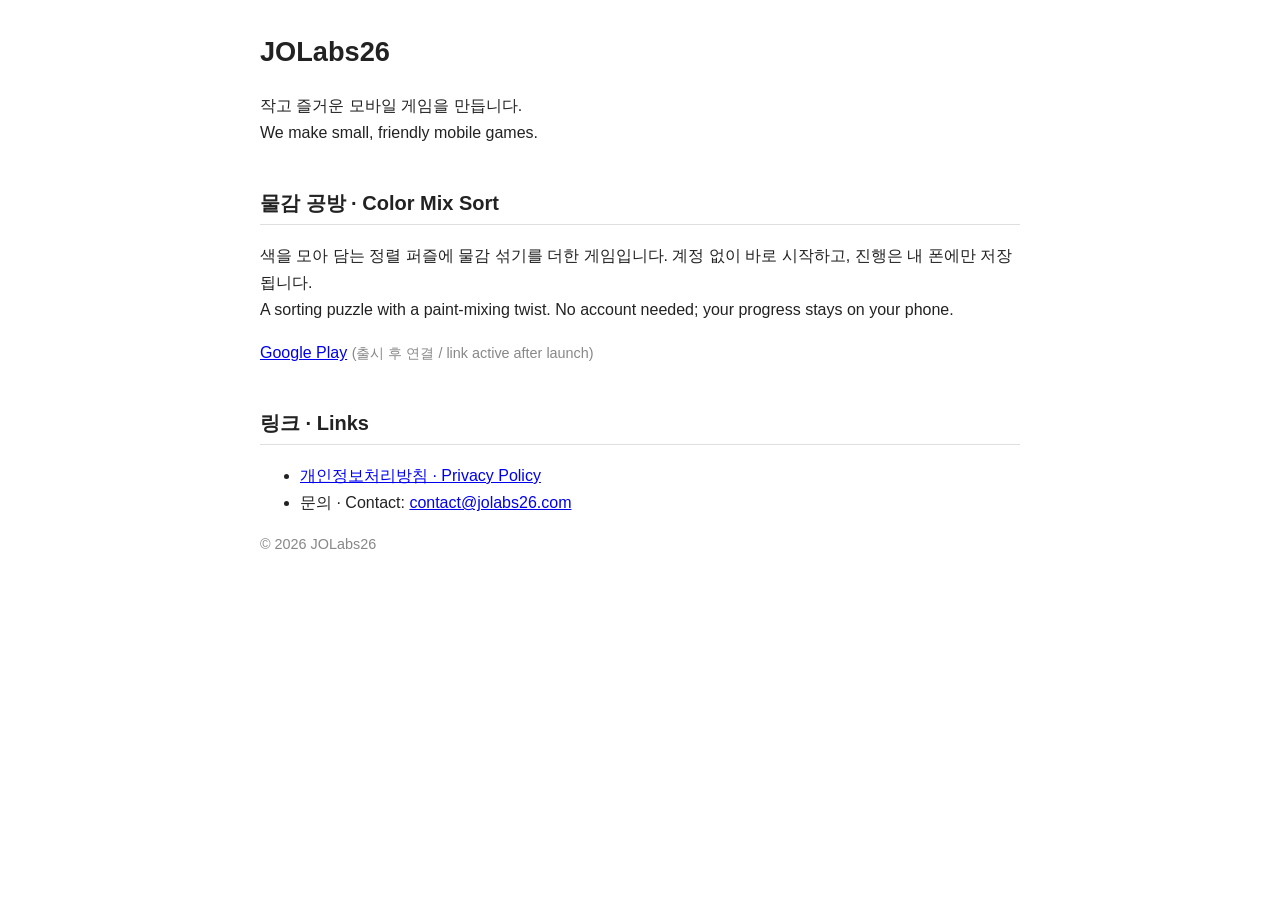
<file: index.html>
<!doctype html>
<html lang="ko">
<head>
<meta charset="utf-8">
<meta name="viewport" content="width=device-width,initial-scale=1">
<title>JOLabs26</title>
<meta name="description" content="JOLabs26 makes small, friendly mobile games. 작고 즐거운 모바일 게임을 만드는 JOLabs26.">
<link rel="stylesheet" href="style.css">
</head>
<body>
<h1>JOLabs26</h1>
<p>작고 즐거운 모바일 게임을 만듭니다.<br>We make small, friendly mobile games.</p>

<h2>물감 공방 · Color Mix Sort</h2>
<p>색을 모아 담는 정렬 퍼즐에 물감 섞기를 더한 게임입니다. 계정 없이 바로 시작하고, 진행은 내 폰에만 저장됩니다.<br>
A sorting puzzle with a paint-mixing twist. No account needed; your progress stays on your phone.</p>
<p><a href="https://play.google.com/store/apps/details?id=com.mulgam.colormix">Google Play</a> <span class="muted">(출시 후 연결 / link active after launch)</span></p>

<h2>링크 · Links</h2>
<ul>
<li><a href="colormix/privacy/">개인정보처리방침 · Privacy Policy</a></li>
<li>문의 · Contact: <a href="mailto:contact@jolabs26.com">contact@jolabs26.com</a></li>
</ul>

<p class="muted">&copy; 2026 JOLabs26</p>
</body>
</html>
</file>
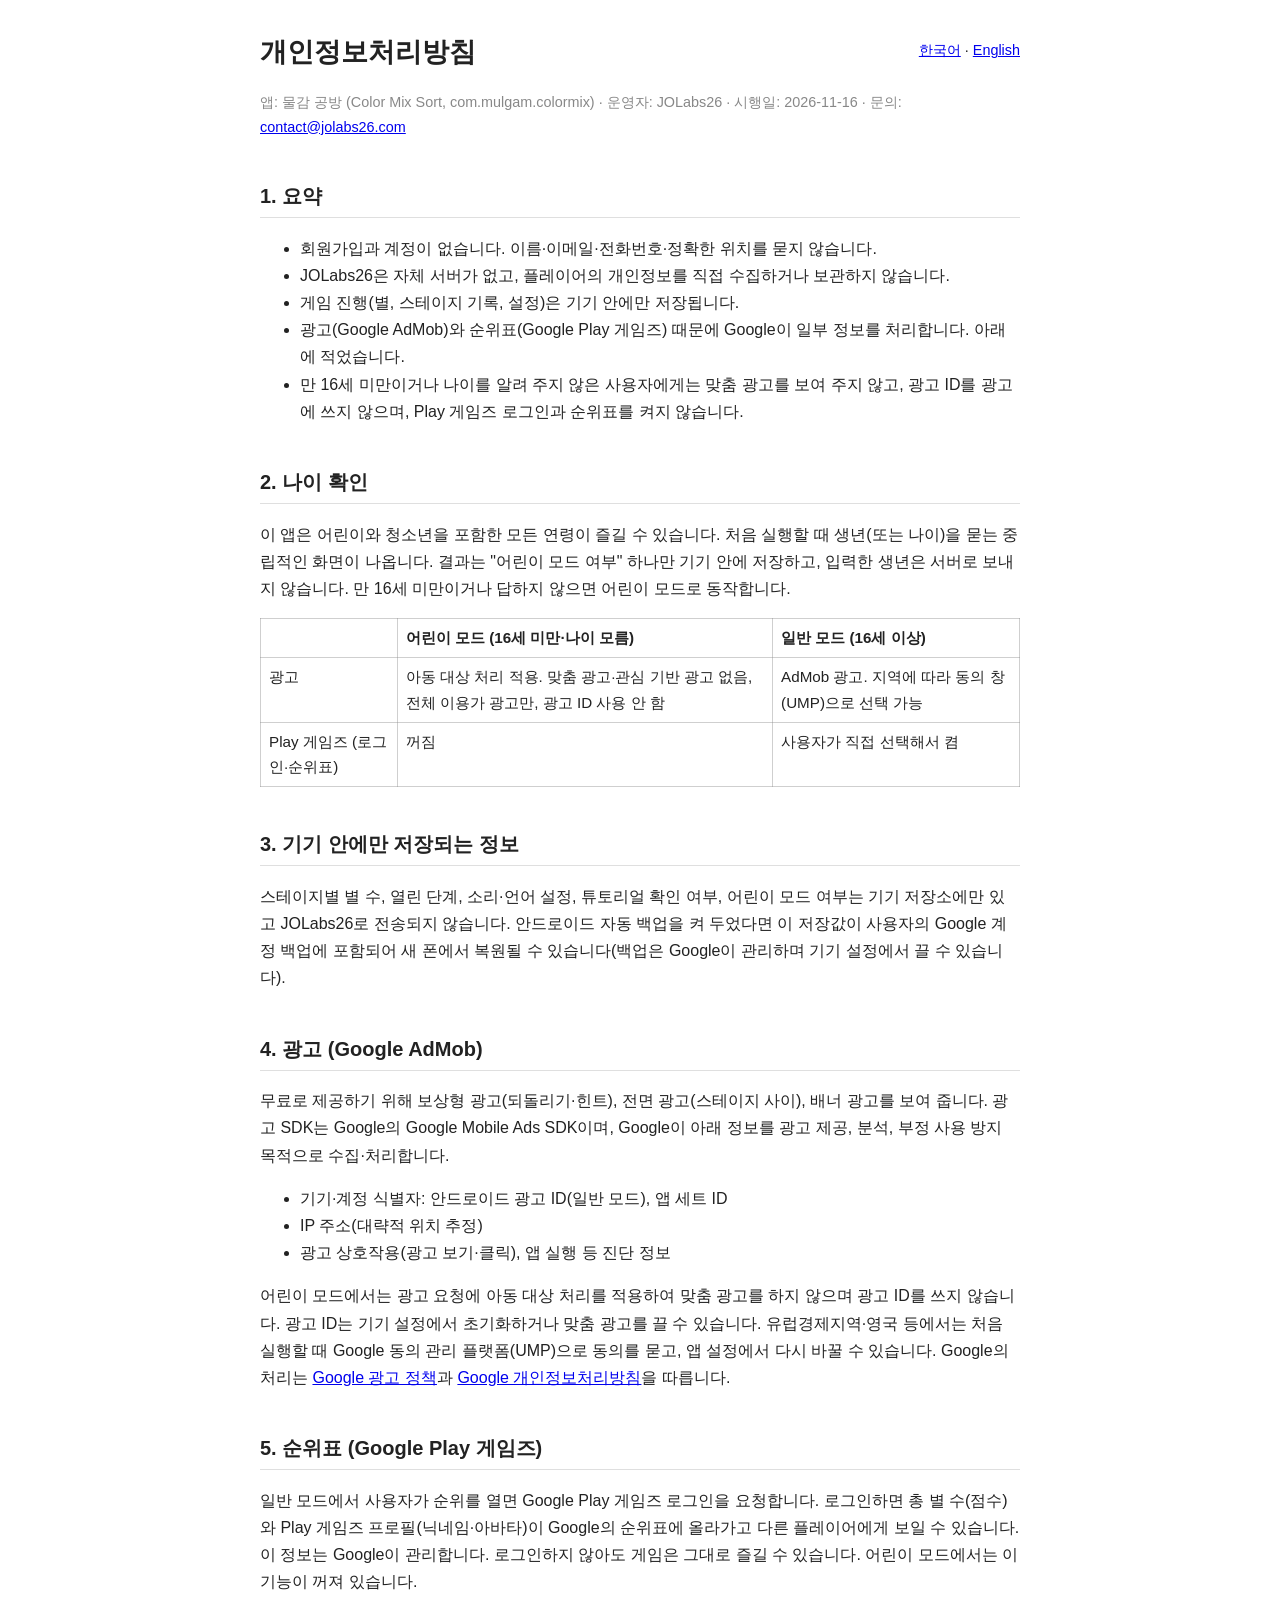
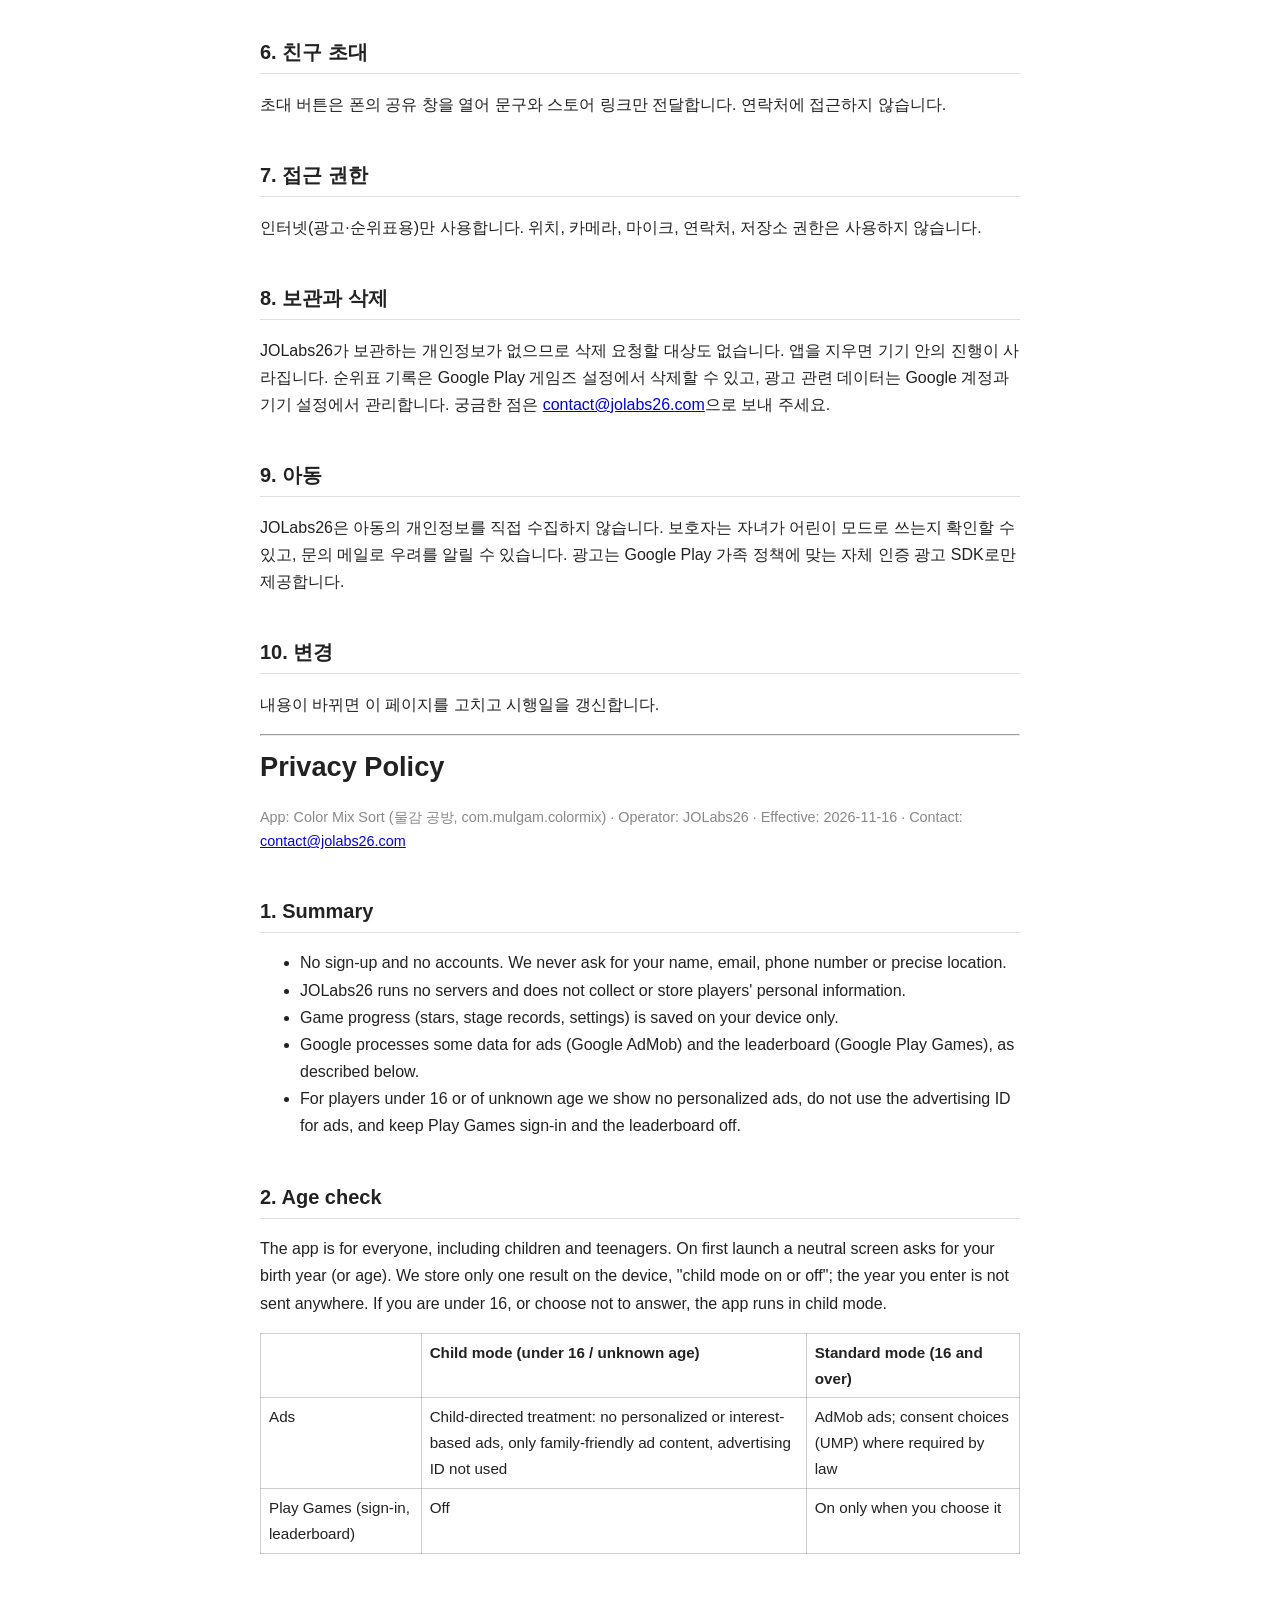
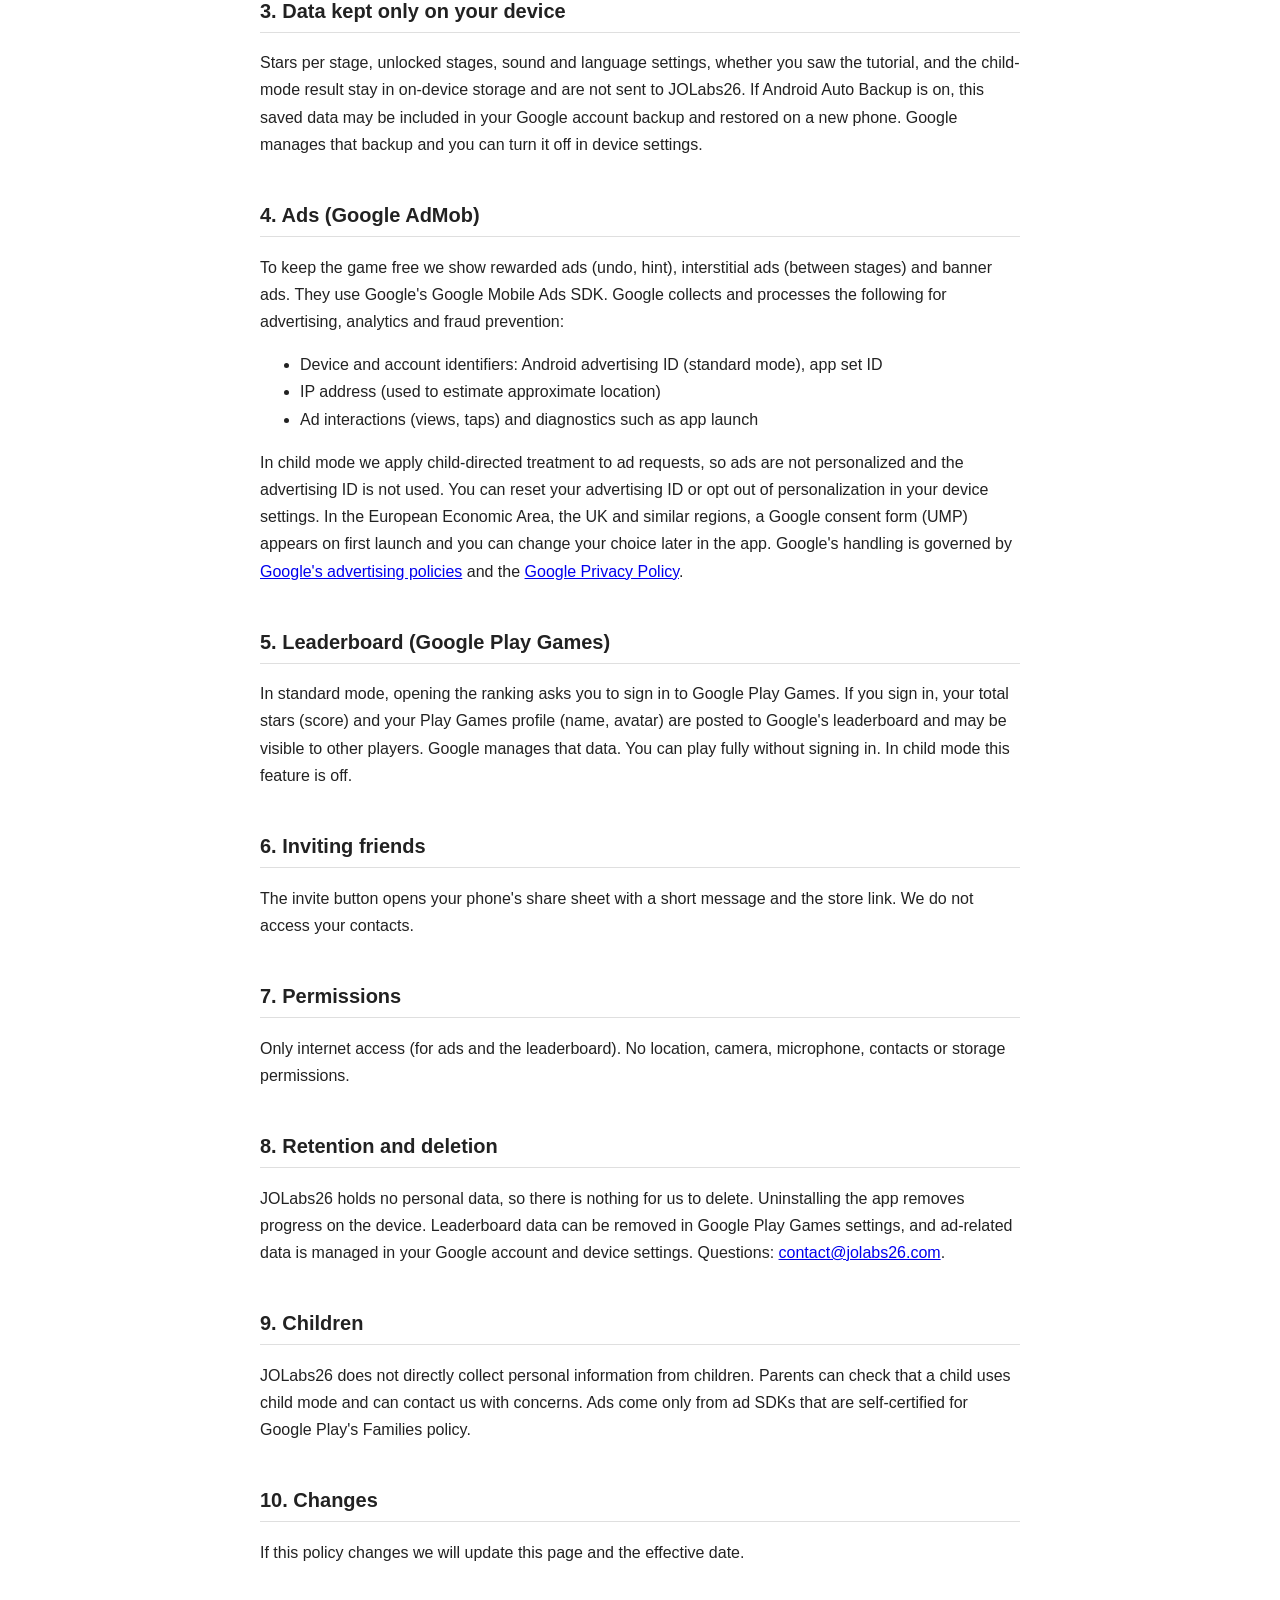
<file: colormix/privacy/index.html>
<!doctype html>
<html lang="ko">
<head>
<meta charset="utf-8">
<meta name="viewport" content="width=device-width,initial-scale=1">
<title>개인정보처리방침 · Privacy Policy - 물감 공방 / Color Mix Sort</title>
<link rel="stylesheet" href="../../style.css">
</head>
<body>
<p class="lang"><a href="#ko">한국어</a> · <a href="#en">English</a></p>

<section id="ko" lang="ko">
<h1>개인정보처리방침</h1>
<p class="muted">앱: 물감 공방 (Color Mix Sort, com.mulgam.colormix) · 운영자: JOLabs26 · 시행일: 2026-11-16 · 문의: <a href="mailto:contact@jolabs26.com">contact@jolabs26.com</a></p>

<h2>1. 요약</h2>
<ul>
<li>회원가입과 계정이 없습니다. 이름·이메일·전화번호·정확한 위치를 묻지 않습니다.</li>
<li>JOLabs26은 자체 서버가 없고, 플레이어의 개인정보를 직접 수집하거나 보관하지 않습니다.</li>
<li>게임 진행(별, 스테이지 기록, 설정)은 기기 안에만 저장됩니다.</li>
<li>광고(Google AdMob)와 순위표(Google Play 게임즈) 때문에 Google이 일부 정보를 처리합니다. 아래에 적었습니다.</li>
<li>만 16세 미만이거나 나이를 알려 주지 않은 사용자에게는 맞춤 광고를 보여 주지 않고, 광고 ID를 광고에 쓰지 않으며, Play 게임즈 로그인과 순위표를 켜지 않습니다.</li>
</ul>

<h2>2. 나이 확인</h2>
<p>이 앱은 어린이와 청소년을 포함한 모든 연령이 즐길 수 있습니다. 처음 실행할 때 생년(또는 나이)을 묻는 중립적인 화면이 나옵니다. 결과는 "어린이 모드 여부" 하나만 기기 안에 저장하고, 입력한 생년은 서버로 보내지 않습니다. 만 16세 미만이거나 답하지 않으면 어린이 모드로 동작합니다.</p>
<table>
<tr><th></th><th>어린이 모드 (16세 미만·나이 모름)</th><th>일반 모드 (16세 이상)</th></tr>
<tr><td>광고</td><td>아동 대상 처리 적용. 맞춤 광고·관심 기반 광고 없음, 전체 이용가 광고만, 광고 ID 사용 안 함</td><td>AdMob 광고. 지역에 따라 동의 창(UMP)으로 선택 가능</td></tr>
<tr><td>Play 게임즈 (로그인·순위표)</td><td>꺼짐</td><td>사용자가 직접 선택해서 켬</td></tr>
</table>

<h2>3. 기기 안에만 저장되는 정보</h2>
<p>스테이지별 별 수, 열린 단계, 소리·언어 설정, 튜토리얼 확인 여부, 어린이 모드 여부는 기기 저장소에만 있고 JOLabs26로 전송되지 않습니다. 안드로이드 자동 백업을 켜 두었다면 이 저장값이 사용자의 Google 계정 백업에 포함되어 새 폰에서 복원될 수 있습니다(백업은 Google이 관리하며 기기 설정에서 끌 수 있습니다).</p>

<h2>4. 광고 (Google AdMob)</h2>
<p>무료로 제공하기 위해 보상형 광고(되돌리기·힌트), 전면 광고(스테이지 사이), 배너 광고를 보여 줍니다. 광고 SDK는 Google의 Google Mobile Ads SDK이며, Google이 아래 정보를 광고 제공, 분석, 부정 사용 방지 목적으로 수집·처리합니다.</p>
<ul>
<li>기기·계정 식별자: 안드로이드 광고 ID(일반 모드), 앱 세트 ID</li>
<li>IP 주소(대략적 위치 추정)</li>
<li>광고 상호작용(광고 보기·클릭), 앱 실행 등 진단 정보</li>
</ul>
<p>어린이 모드에서는 광고 요청에 아동 대상 처리를 적용하여 맞춤 광고를 하지 않으며 광고 ID를 쓰지 않습니다. 광고 ID는 기기 설정에서 초기화하거나 맞춤 광고를 끌 수 있습니다. 유럽경제지역·영국 등에서는 처음 실행할 때 Google 동의 관리 플랫폼(UMP)으로 동의를 묻고, 앱 설정에서 다시 바꿀 수 있습니다. Google의 처리는 <a href="https://policies.google.com/technologies/ads">Google 광고 정책</a>과 <a href="https://policies.google.com/privacy">Google 개인정보처리방침</a>을 따릅니다.</p>

<h2>5. 순위표 (Google Play 게임즈)</h2>
<p>일반 모드에서 사용자가 순위를 열면 Google Play 게임즈 로그인을 요청합니다. 로그인하면 총 별 수(점수)와 Play 게임즈 프로필(닉네임·아바타)이 Google의 순위표에 올라가고 다른 플레이어에게 보일 수 있습니다. 이 정보는 Google이 관리합니다. 로그인하지 않아도 게임은 그대로 즐길 수 있습니다. 어린이 모드에서는 이 기능이 꺼져 있습니다.</p>

<h2>6. 친구 초대</h2>
<p>초대 버튼은 폰의 공유 창을 열어 문구와 스토어 링크만 전달합니다. 연락처에 접근하지 않습니다.</p>

<h2>7. 접근 권한</h2>
<p>인터넷(광고·순위표용)만 사용합니다. 위치, 카메라, 마이크, 연락처, 저장소 권한은 사용하지 않습니다.</p>

<h2>8. 보관과 삭제</h2>
<p>JOLabs26가 보관하는 개인정보가 없으므로 삭제 요청할 대상도 없습니다. 앱을 지우면 기기 안의 진행이 사라집니다. 순위표 기록은 Google Play 게임즈 설정에서 삭제할 수 있고, 광고 관련 데이터는 Google 계정과 기기 설정에서 관리합니다. 궁금한 점은 <a href="mailto:contact@jolabs26.com">contact@jolabs26.com</a>으로 보내 주세요.</p>

<h2>9. 아동</h2>
<p>JOLabs26은 아동의 개인정보를 직접 수집하지 않습니다. 보호자는 자녀가 어린이 모드로 쓰는지 확인할 수 있고, 문의 메일로 우려를 알릴 수 있습니다. 광고는 Google Play 가족 정책에 맞는 자체 인증 광고 SDK로만 제공합니다.</p>

<h2>10. 변경</h2>
<p>내용이 바뀌면 이 페이지를 고치고 시행일을 갱신합니다.</p>
</section>

<hr>

<section id="en" lang="en">
<h1>Privacy Policy</h1>
<p class="muted">App: Color Mix Sort (물감 공방, com.mulgam.colormix) · Operator: JOLabs26 · Effective: 2026-11-16 · Contact: <a href="mailto:contact@jolabs26.com">contact@jolabs26.com</a></p>

<h2>1. Summary</h2>
<ul>
<li>No sign-up and no accounts. We never ask for your name, email, phone number or precise location.</li>
<li>JOLabs26 runs no servers and does not collect or store players' personal information.</li>
<li>Game progress (stars, stage records, settings) is saved on your device only.</li>
<li>Google processes some data for ads (Google AdMob) and the leaderboard (Google Play Games), as described below.</li>
<li>For players under 16 or of unknown age we show no personalized ads, do not use the advertising ID for ads, and keep Play Games sign-in and the leaderboard off.</li>
</ul>

<h2>2. Age check</h2>
<p>The app is for everyone, including children and teenagers. On first launch a neutral screen asks for your birth year (or age). We store only one result on the device, "child mode on or off"; the year you enter is not sent anywhere. If you are under 16, or choose not to answer, the app runs in child mode.</p>
<table>
<tr><th></th><th>Child mode (under 16 / unknown age)</th><th>Standard mode (16 and over)</th></tr>
<tr><td>Ads</td><td>Child-directed treatment: no personalized or interest-based ads, only family-friendly ad content, advertising ID not used</td><td>AdMob ads; consent choices (UMP) where required by law</td></tr>
<tr><td>Play Games (sign-in, leaderboard)</td><td>Off</td><td>On only when you choose it</td></tr>
</table>

<h2>3. Data kept only on your device</h2>
<p>Stars per stage, unlocked stages, sound and language settings, whether you saw the tutorial, and the child-mode result stay in on-device storage and are not sent to JOLabs26. If Android Auto Backup is on, this saved data may be included in your Google account backup and restored on a new phone. Google manages that backup and you can turn it off in device settings.</p>

<h2>4. Ads (Google AdMob)</h2>
<p>To keep the game free we show rewarded ads (undo, hint), interstitial ads (between stages) and banner ads. They use Google's Google Mobile Ads SDK. Google collects and processes the following for advertising, analytics and fraud prevention:</p>
<ul>
<li>Device and account identifiers: Android advertising ID (standard mode), app set ID</li>
<li>IP address (used to estimate approximate location)</li>
<li>Ad interactions (views, taps) and diagnostics such as app launch</li>
</ul>
<p>In child mode we apply child-directed treatment to ad requests, so ads are not personalized and the advertising ID is not used. You can reset your advertising ID or opt out of personalization in your device settings. In the European Economic Area, the UK and similar regions, a Google consent form (UMP) appears on first launch and you can change your choice later in the app. Google's handling is governed by <a href="https://policies.google.com/technologies/ads">Google's advertising policies</a> and the <a href="https://policies.google.com/privacy">Google Privacy Policy</a>.</p>

<h2>5. Leaderboard (Google Play Games)</h2>
<p>In standard mode, opening the ranking asks you to sign in to Google Play Games. If you sign in, your total stars (score) and your Play Games profile (name, avatar) are posted to Google's leaderboard and may be visible to other players. Google manages that data. You can play fully without signing in. In child mode this feature is off.</p>

<h2>6. Inviting friends</h2>
<p>The invite button opens your phone's share sheet with a short message and the store link. We do not access your contacts.</p>

<h2>7. Permissions</h2>
<p>Only internet access (for ads and the leaderboard). No location, camera, microphone, contacts or storage permissions.</p>

<h2>8. Retention and deletion</h2>
<p>JOLabs26 holds no personal data, so there is nothing for us to delete. Uninstalling the app removes progress on the device. Leaderboard data can be removed in Google Play Games settings, and ad-related data is managed in your Google account and device settings. Questions: <a href="mailto:contact@jolabs26.com">contact@jolabs26.com</a>.</p>

<h2>9. Children</h2>
<p>JOLabs26 does not directly collect personal information from children. Parents can check that a child uses child mode and can contact us with concerns. Ads come only from ad SDKs that are self-certified for Google Play's Families policy.</p>

<h2>10. Changes</h2>
<p>If this policy changes we will update this page and the effective date.</p>
</section>
</body>
</html>
</file>
<file: style.css>
:root{color-scheme:light dark}
body{font:16px/1.7 -apple-system,"Segoe UI","Noto Sans KR",Roboto,sans-serif;max-width:760px;margin:0 auto;padding:24px 18px 64px;color:#222;background:#fff}
@media(prefers-color-scheme:dark){body{color:#e8e8e8;background:#16161a}a{color:#8ab4ff}}
h1{font-size:1.7em;margin:.2em 0}h2{font-size:1.25em;margin-top:2em;border-bottom:1px solid #8884;padding-bottom:.2em}
table{border-collapse:collapse;width:100%}td,th{border:1px solid #8886;padding:6px 8px;text-align:left;vertical-align:top;font-size:.95em}
.lang{float:right;font-size:.9em}.muted{color:#888;font-size:.9em}
</file>
